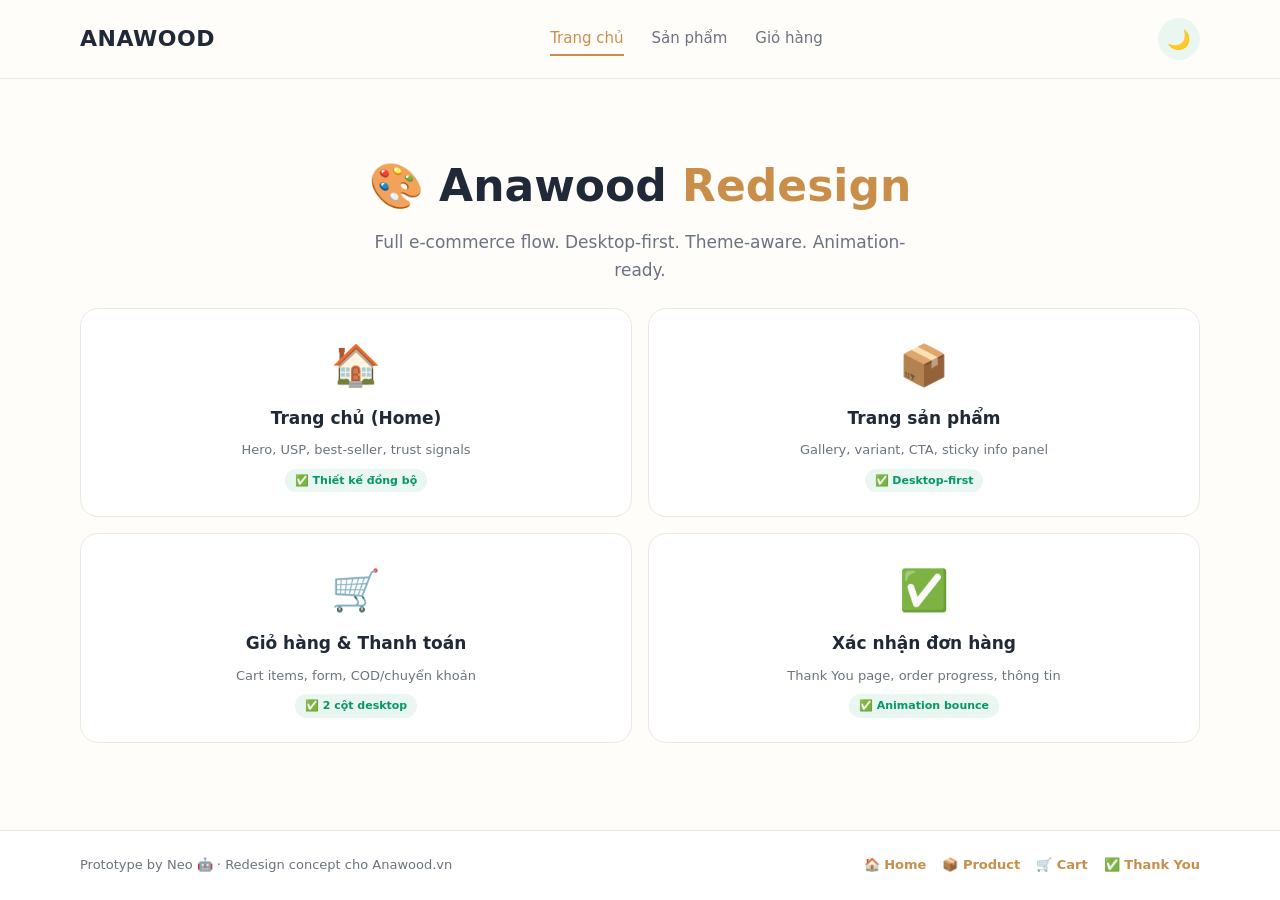
<file: index.html>
<!doctype html>
<html lang="vi" data-theme="light">
<head>
  <meta charset="UTF-8" />
  <meta name="viewport" content="width=device-width, initial-scale=1.0" />
  <title>Anawood Redesign Demo – Full Flow</title>
  <link rel="stylesheet" href="anawood-system.css" />
  <style>
    .demo-intro { text-align: center; padding: 72px 0 24px }
    .demo-intro h1 { font-size: 44px; font-weight: 900; margin-bottom: 8px }
    .demo-intro p { color: var(--muted); font-size: 17px; max-width: 540px; margin: 0 auto }
    .demo-grid { display: grid; grid-template-columns: repeat(2, 1fr); gap: 16px }
    .demo-card { background: var(--card); border: 1px solid var(--line); border-radius: 18px; padding: 24px; text-align: center; transition: border-color .25s, box-shadow .25s, transform .25s; display: flex; flex-direction: column; align-items: center; gap: 8px }
    .demo-card:hover { border-color: var(--brand); box-shadow: var(--shadow-hover); transform: translateY(-4px) }
    .demo-card .icon { font-size: 40px }
    .demo-card strong { font-size: 17px }
    .demo-card span { font-size: 13px; color: var(--muted) }
    .demo-card .status { display: inline-block; font-size: 11px; padding: 3px 10px; border-radius: 999px; background: var(--mint); color: #059669; font-weight: 700 }
    @media (max-width: 640px) { .demo-grid { grid-template-columns: 1fr } }
  </style>
</head>
<body>
  <header class="site-header">
    <div class="container nav">
      <a href="index.html" class="logo">ANAWOOD</a>
      <nav class="nav-menu">
        <a href="index.html" class="active">Trang chủ</a>
        <a href="anawood-product-page.html">Sản phẩm</a>
        <a href="anawood-cart-checkout.html">Giỏ hàng</a>
      </nav>
      <div class="nav-actions">
        <button class="theme-btn" onclick="toggleTheme()" id="themeBtn">🌙</button>
      </div>
    </div>
  </header>

  <main class="main">
    <div class="container demo-intro fade-in">
      <h1>🎨 Anawood <span class="highlight">Redesign</span></h1>
      <p>Full e-commerce flow. Desktop-first. Theme-aware. Animation-ready.</p>
    </div>

    <div class="container" style="padding-bottom:48px">
      <div class="demo-grid fade-in delay-1">
        <a href="anawood-redesign-prototype.html" class="demo-card">
          <div class="icon">🏠</div>
          <strong>Trang chủ (Home)</strong>
          <span>Hero, USP, best-seller, trust signals</span>
          <span class="status">✅ Thiết kế đồng bộ</span>
        </a>
        <a href="anawood-product-page.html" class="demo-card">
          <div class="icon">📦</div>
          <strong>Trang sản phẩm</strong>
          <span>Gallery, variant, CTA, sticky info panel</span>
          <span class="status">✅ Desktop-first</span>
        </a>
        <a href="anawood-cart-checkout.html" class="demo-card">
          <div class="icon">🛒</div>
          <strong>Giỏ hàng & Thanh toán</strong>
          <span>Cart items, form, COD/chuyển khoản</span>
          <span class="status">✅ 2 cột desktop</span>
        </a>
        <a href="anawood-order-confirmation.html" class="demo-card">
          <div class="icon">✅</div>
          <strong>Xác nhận đơn hàng</strong>
          <span>Thank You page, order progress, thông tin</span>
          <span class="status">✅ Animation bounce</span>
        </a>
      </div>
    </div>
  </main>

  <footer class="site-footer">
    <div class="container footer-inner">
      <span>Prototype by Neo 🤖 · Redesign concept cho <a href="https://anawood.vn">Anawood.vn</a></span>
      <div class="footer-links">
        <a href="anawood-redesign-prototype.html">🏠 Home</a>
        <a href="anawood-product-page.html">📦 Product</a>
        <a href="anawood-cart-checkout.html">🛒 Cart</a>
        <a href="anawood-order-confirmation.html">✅ Thank You</a>
      </div>
    </div>
  </footer>

  <script src="anawood-system.js"></script>
</body>
</html>
</file>
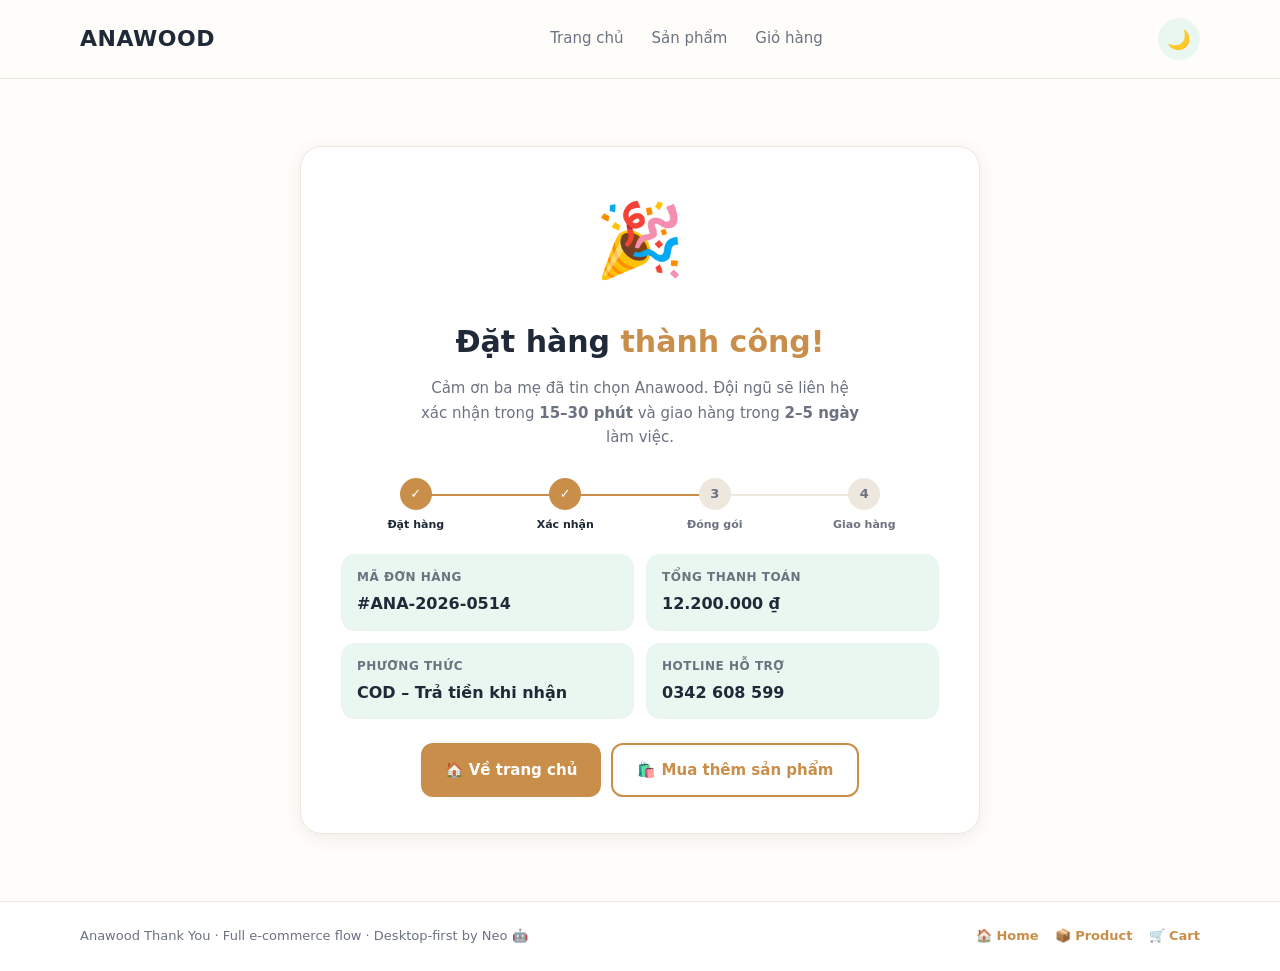
<file: anawood-order-confirmation.html>
<!doctype html>
<html lang="vi" data-theme="light">
<head><meta charset="UTF-8"><meta name="viewport" content="width=device-width, initial-scale=1.0"><title>Anawood – Đặt hàng thành công</title><link rel="stylesheet" href="anawood-system.css" />
<style>
.page{min-height:calc(100vh - 78px);display:flex;align-items:center;justify-content:center;padding:48px 16px}
.ok-icon{font-size:72px;margin-bottom:20px;animation:bounceIn .6s ease}
@keyframes bounceIn{0%{transform:scale(.3);opacity:0}50%{transform:scale(1.08)}70%{transform:scale(.96)}100%{transform:scale(1);opacity:1}}
.ok-card{max-width:680px;width:100%;background:var(--card);border:1px solid var(--line);border-radius:22px;padding:36px 40px;box-shadow:var(--shadow);text-align:center}
.ok-card h1{font-size:30px;font-weight:900;margin-bottom:10px}
.ok-card h1 span{color:var(--brand)}
.ok-sub{color:var(--muted);font-size:15px;max-width:440px;margin:0 auto 24px;line-height:1.65}
.order-info{display:grid;grid-template-columns:1fr 1fr;gap:12px;margin:20px 0;text-align:left}
.info-box{background:var(--mint);border-radius:14px;padding:14px 16px}
.info-box strong{display:block;font-size:12px;color:var(--muted);margin-bottom:4px;text-transform:uppercase;letter-spacing:.5px}
.info-box span{font-weight:700;font-size:16px;color:var(--text)}
.actions{display:flex;gap:10px;justify-content:center;margin-top:24px;flex-wrap:wrap}
.progress{display:flex;align-items:center;justify-content:center;gap:0;margin:28px 0 0}
.step{flex:1;max-width:160px;text-align:center;position:relative}
.step::after{content:'';position:absolute;top:16px;right:-50%;width:100%;height:2px;background:var(--line);z-index:0}
.step:last-child::after{display:none}
.step.done::after{background:var(--brand)}
.step-num{width:32px;height:32px;border-radius:50%;background:var(--brand);color:#fff;display:flex;align-items:center;justify-content:center;font-weight:700;margin:0 auto 6px;font-size:13px;position:relative;z-index:1}
.step.done .step-num{background:var(--brand)}
.step:not(.done) .step-num{background:var(--line);color:var(--muted)}
.step-label{font-size:11px;color:var(--muted);font-weight:600}
.step.done .step-label{color:var(--text)}
@media(max-width:600px){.order-info{grid-template-columns:1fr}.ok-card{padding:24px 20px}.actions{flex-direction:column}.actions .btn{width:100%}}
</style></head>
<body>
  <header class="site-header">
    <div class="container nav">
      <a href="index.html" class="logo">ANAWOOD</a>
      <nav class="nav-menu">
        <a href="index.html">Trang chủ</a>
        <a href="anawood-product-page.html">Sản phẩm</a>
        <a href="anawood-cart-checkout.html">Giỏ hàng</a>
      </nav>
      <div class="nav-actions">
        <button class="theme-btn" onclick="toggleTheme()" id="themeBtn">🌙</button>
      </div>
    </div>
  </header>

  <main class="page">
    <div class="ok-card fade-in">
      <div class="ok-icon">🎉</div>
      <h1>Đặt hàng <span>thành công!</span></h1>
      <p class="ok-sub">Cảm ơn ba mẹ đã tin chọn Anawood. Đội ngũ sẽ liên hệ xác nhận trong <strong>15–30 phút</strong> và giao hàng trong <strong>2–5 ngày</strong> làm việc.</p>

      <!-- Order Progress -->
      <div class="progress">
        <div class="step done"><div class="step-num">✓</div><div class="step-label">Đặt hàng</div></div>
        <div class="step done"><div class="step-num">✓</div><div class="step-label">Xác nhận</div></div>
        <div class="step"><div class="step-num">3</div><div class="step-label">Đóng gói</div></div>
        <div class="step"><div class="step-num">4</div><div class="step-label">Giao hàng</div></div>
      </div>

      <!-- Order Info -->
      <div class="order-info">
        <div class="info-box"><strong>Mã đơn hàng</strong><span>#ANA-2026-0514</span></div>
        <div class="info-box"><strong>Tổng thanh toán</strong><span>12.200.000 ₫</span></div>
        <div class="info-box"><strong>Phương thức</strong><span>COD – Trả tiền khi nhận</span></div>
        <div class="info-box"><strong>Hotline hỗ trợ</strong><span>0342 608 599</span></div>
      </div>

      <!-- Actions -->
      <div class="actions">
        <a href="anawood-redesign-prototype.html" class="btn btn-primary">🏠 Về trang chủ</a>
        <a href="anawood-product-page.html" class="btn btn-outline">🛍️ Mua thêm sản phẩm</a>
      </div>
    </div>
  </main>

  <footer class="site-footer">
    <div class="container footer-inner">
      <span>Anawood Thank You · Full e-commerce flow · Desktop-first by Neo 🤖</span>
      <div class="footer-links">
        <a href="anawood-redesign-prototype.html">🏠 Home</a>
        <a href="anawood-product-page.html">📦 Product</a>
        <a href="anawood-cart-checkout.html">🛒 Cart</a>
      </div>
    </div>
  </footer>

  <script src="anawood-system.js"></script>
</body>
</html>
</file>
<file: anawood-system.css>
/* ═══════════════════════════════════════════════════
   ANAWOOD DESIGN SYSTEM — Shared CSS
   Desktop-first, theme-aware, animation-ready
   ═══════════════════════════════════════════════════ */

/* ── Reset ── */
*, *::before, *::after { box-sizing: border-box; margin: 0; padding: 0 }
html { scroll-behavior: smooth }

/* ── Theme Variables ── */
[data-theme="light"] {
  --bg:            #fffdf9;
  --text:          #1f2937;
  --muted:         #6b7280;
  --brand:         #c98f4a;
  --brand-dark:    #a87436;
  --brand-light:   #f5e6d0;
  --mint:          #eaf7f1;
  --card:          #ffffff;
  --line:          #eee7de;
  --shadow:        0 4px 20px rgba(0,0,0,.07);
  --shadow-hover:  0 8px 32px rgba(0,0,0,.12);
}

[data-theme="dark"] {
  --bg:            #0f0f1a;
  --text:          #e2e8f0;
  --muted:         #94a3b8;
  --brand:         #d4a05a;
  --brand-dark:    #c98f4a;
  --brand-light:   #2d2215;
  --mint:          #1a2e2a;
  --card:          #1a1a2e;
  --line:          #2d2d44;
  --shadow:        0 4px 20px rgba(0,0,0,.3);
  --shadow-hover:  0 8px 32px rgba(0,0,0,.45);
}

/* ── Base ── */
body {
  font-family: Inter, system-ui, -apple-system, 'Segoe UI', Roboto, sans-serif;
  background: var(--bg);
  color: var(--text);
  line-height: 1.6;
  transition: background .3s, color .3s;
  min-height: 100vh;
  display: flex;
  flex-direction: column;
}
a { text-decoration: none; color: inherit }
button { cursor: pointer; font-family: inherit }

/* ── Layout ── */
.container {
  max-width: 1200px;
  margin: 0 auto;
  padding: 0 40px;
}
.main { flex: 1 }
.section { padding: 64px 0 }

/* ── Typography ── */
.section-label {
  display: inline-block;
  text-transform: uppercase;
  letter-spacing: 2.5px;
  font-size: 11px;
  font-weight: 800;
  color: var(--brand);
  margin-bottom: 6px;
}
.section-title {
  font-size: 36px;
  font-weight: 800;
  line-height: 1.18;
  margin-bottom: 10px;
}
.section-head { margin-bottom: 36px }
.highlight { color: var(--brand) }

/* ── Header ── */
.site-header {
  background: rgba(255,253,249,.95);
  backdrop-filter: blur(12px);
  border-bottom: 1px solid var(--line);
  position: sticky;
  top: 0;
  z-index: 100;
  transition: background .3s;
}
[data-theme="dark"] .site-header { background: rgba(15,15,26,.95) }
.nav {
  height: 78px;
  display: flex;
  justify-content: space-between;
  align-items: center;
}
.logo {
  font-size: 22px;
  font-weight: 900;
  letter-spacing: .5px;
  color: var(--text);
}
.nav-menu {
  display: flex;
  gap: 28px;
}
.nav-menu a {
  font-size: 15px;
  font-weight: 500;
  color: var(--muted);
  transition: color .2s;
  padding: 4px 0;
  border-bottom: 2px solid transparent;
}
.nav-menu a:hover,
.nav-menu a.active { color: var(--brand); border-bottom-color: var(--brand) }
.nav-actions { display: flex; gap: 10px; align-items: center }

/* ── Theme Toggle ── */
.theme-btn {
  width: 42px;
  height: 42px;
  border: none;
  border-radius: 999px;
  background: var(--mint);
  font-size: 19px;
  display: flex;
  align-items: center;
  justify-content: center;
  transition: transform .2s, background .2s;
}
.theme-btn:hover { transform: scale(1.1) }

/* ── Buttons ── */
.btn {
  display: inline-flex;
  align-items: center;
  justify-content: center;
  gap: 8px;
  padding: 13px 24px;
  border-radius: 12px;
  border: none;
  cursor: pointer;
  font-weight: 700;
  font-size: 15px;
  text-decoration: none;
  transition: background .25s, transform .2s, box-shadow .25s;
  font-family: inherit;
  white-space: nowrap;
}
.btn-primary { background: var(--brand); color: #fff; }
.btn-primary:hover { background: var(--brand-dark); transform: translateY(-2px); box-shadow: 0 6px 18px rgba(201,143,74,.35) }
.btn-outline { background: transparent; color: var(--brand); border: 2px solid var(--brand) }
.btn-outline:hover { background: var(--brand-light) }
.btn-ghost { background: var(--mint); color: var(--text) }
.btn-ghost:hover { background: var(--line) }

/* ── Hero ── */
.hero { padding: 72px 0 56px }
.hero-grid {
  display: grid;
  grid-template-columns: 1.15fr 1fr;
  gap: 56px;
  align-items: center;
}
.chip {
  display: inline-block;
  background: var(--mint);
  color: #0f766e;
  padding: 7px 14px;
  border-radius: 999px;
  font-size: 13px;
  font-weight: 700;
  margin-bottom: 16px;
}
.hero-title {
  font-size: 54px;
  font-weight: 900;
  line-height: 1.1;
  margin-bottom: 16px;
}
.hero-desc {
  font-size: 17px;
  color: var(--muted);
  line-height: 1.75;
  max-width: 520px;
  margin-bottom: 28px;
}
.hero-actions { display: flex; gap: 12px; flex-wrap: wrap; margin-bottom: 28px }
.hero-stats {
  display: flex;
  gap: 32px;
  padding-top: 28px;
  border-top: 1px solid var(--line);
}
.stat strong { display: block; font-size: 26px; color: var(--text); margin-bottom: 2px }
.stat { font-size: 13px; color: var(--muted) }
.hero-visual { }
.hero-img-wrap {
  background: var(--card);
  border-radius: 20px;
  padding: 10px;
  box-shadow: var(--shadow);
  overflow: hidden;
}
.hero-img-wrap img {
  width: 100%;
  height: 460px;
  object-fit: cover;
  border-radius: 14px;
  display: block;
}

/* ── Trust Strip ── */
.trust-strip {
  display: flex;
  justify-content: center;
  gap: 40px;
  padding: 18px 32px;
  background: var(--mint);
  border-radius: 16px;
  margin-bottom: 60px;
}
.trust-item {
  display: flex;
  align-items: center;
  gap: 8px;
  font-size: 14px;
  font-weight: 600;
  color: #0f766e;
  white-space: nowrap;
}
.trust-item span { font-size: 20px }

/* ── Feature Cards ── */
.features-grid {
  display: grid;
  grid-template-columns: repeat(3, 1fr);
  gap: 20px;
}
.feature-card {
  background: var(--card);
  border: 1px solid var(--line);
  border-radius: 18px;
  padding: 28px;
  transition: border-color .25s, box-shadow .25s, transform .25s;
}
.feature-card:hover {
  border-color: var(--brand);
  box-shadow: var(--shadow-hover);
  transform: translateY(-4px);
}
.fc-icon { font-size: 30px; margin-bottom: 12px; display: block }
.feature-card h3 { font-size: 19px; margin-bottom: 8px }
.feature-card p { color: var(--muted); font-size: 15px; line-height: 1.65 }

/* ── Product Cards ── */
.products-grid {
  display: grid;
  grid-template-columns: repeat(4, 1fr);
  gap: 20px;
}
.product-card {
  background: var(--card);
  border: 1px solid var(--line);
  border-radius: 18px;
  overflow: hidden;
  transition: border-color .25s, box-shadow .25s, transform .25s;
  display: block;
  color: inherit;
}
.product-card:hover {
  border-color: var(--brand);
  box-shadow: var(--shadow-hover);
  transform: translateY(-4px);
}
.product-card img {
  width: 100%;
  height: 210px;
  object-fit: cover;
  display: block;
}
.pc-body { padding: 16px 16px 18px }
.pc-tag {
  font-size: 11px;
  color: var(--brand);
  font-weight: 700;
  text-transform: uppercase;
  letter-spacing: 1px;
  display: block;
  margin-bottom: 6px;
}
.product-card strong { display: block; margin-bottom: 6px; font-size: 16px }
.pc-price { color: #b45309; font-weight: 700; font-size: 18px }

/* ── CTA Banner ── */
.cta-banner {
  background: linear-gradient(135deg, var(--brand-light), var(--mint));
  border: 1px solid var(--line);
  border-radius: 20px;
  padding: 36px 44px;
  display: flex;
  justify-content: space-between;
  align-items: center;
  gap: 24px;
  transition: box-shadow .3s;
}
.cta-banner:hover { box-shadow: var(--shadow) }
.cta-banner h3 { font-size: 26px; margin-bottom: 8px }
.cta-banner p { color: var(--muted); font-size: 15px; max-width: 520px }

/* ── Footer ── */
.site-footer {
  padding: 24px 0;
  border-top: 1px solid var(--line);
  background: var(--card);
}
.footer-inner {
  display: flex;
  justify-content: space-between;
  align-items: center;
  font-size: 13px;
  color: var(--muted);
}
.footer-links { display: flex; gap: 16px }
.footer-links a { color: var(--brand); font-weight: 600 }

/* ── Flow Navigation ── */
.flow-nav {
  display: flex;
  justify-content: center;
  gap: 14px;
}
.flow-card {
  background: var(--card);
  border: 1px solid var(--line);
  border-radius: 14px;
  padding: 14px 24px;
  font-weight: 700;
  font-size: 15px;
  transition: border-color .2s, box-shadow .2s;
}
.flow-card:hover { border-color: var(--brand); box-shadow: var(--shadow) }
.flow-card small { font-weight: 400; color: var(--muted); margin-left: 6px }

/* ── Animations ── */
.fade-in {
  opacity: 0;
  transform: translateY(22px);
  transition: opacity .55s ease, transform .55s ease;
}
.fade-in.visible { opacity: 1; transform: none }
.slide-up {
  opacity: 0;
  transform: translateY(16px);
  transition: opacity .5s ease, transform .5s ease;
}
.slide-up.visible { opacity: 1; transform: none }
.delay-1 { transition-delay: .1s }
.delay-2 { transition-delay: .2s }
.delay-3 { transition-delay: .3s }

/* Pulse animation on main CTA */
@keyframes pulse-glow {
  0%, 100% { box-shadow: 0 4px 16px rgba(201,143,74,.3) }
  50% { box-shadow: 0 4px 28px rgba(201,143,74,.6) }
}
.btn.pulse { animation: pulse-glow 2.4s ease-in-out infinite }

/* ── Responsive ── */
@media (max-width: 1024px) {
  .products-grid { grid-template-columns: repeat(2, 1fr) }
}
@media (max-width: 900px) {
  .container { padding: 0 20px }
  .hero-grid { grid-template-columns: 1fr; gap: 28px }
  .hero-title { font-size: 38px }
  .hero-img-wrap img { height: 320px }
  .features-grid { grid-template-columns: 1fr }
  .cta-banner { flex-direction: column; text-align: center; padding: 28px 24px }
  .section { padding: 44px 0 }
}
@media (max-width: 640px) {
  .container { padding: 0 16px }
  .nav-menu { display: none }
  .hero-title { font-size: 30px }
  .hero-stats { display: none }
  .hero-img-wrap img { height: 260px }
  .products-grid { grid-template-columns: 1fr }
  .trust-strip { flex-direction: column; align-items: center; gap: 12px; padding: 16px }
  .footer-inner { flex-direction: column; gap: 10px; text-align: center }
  .flow-nav { flex-direction: column }
  .section-title { font-size: 28px }
}
</file>
